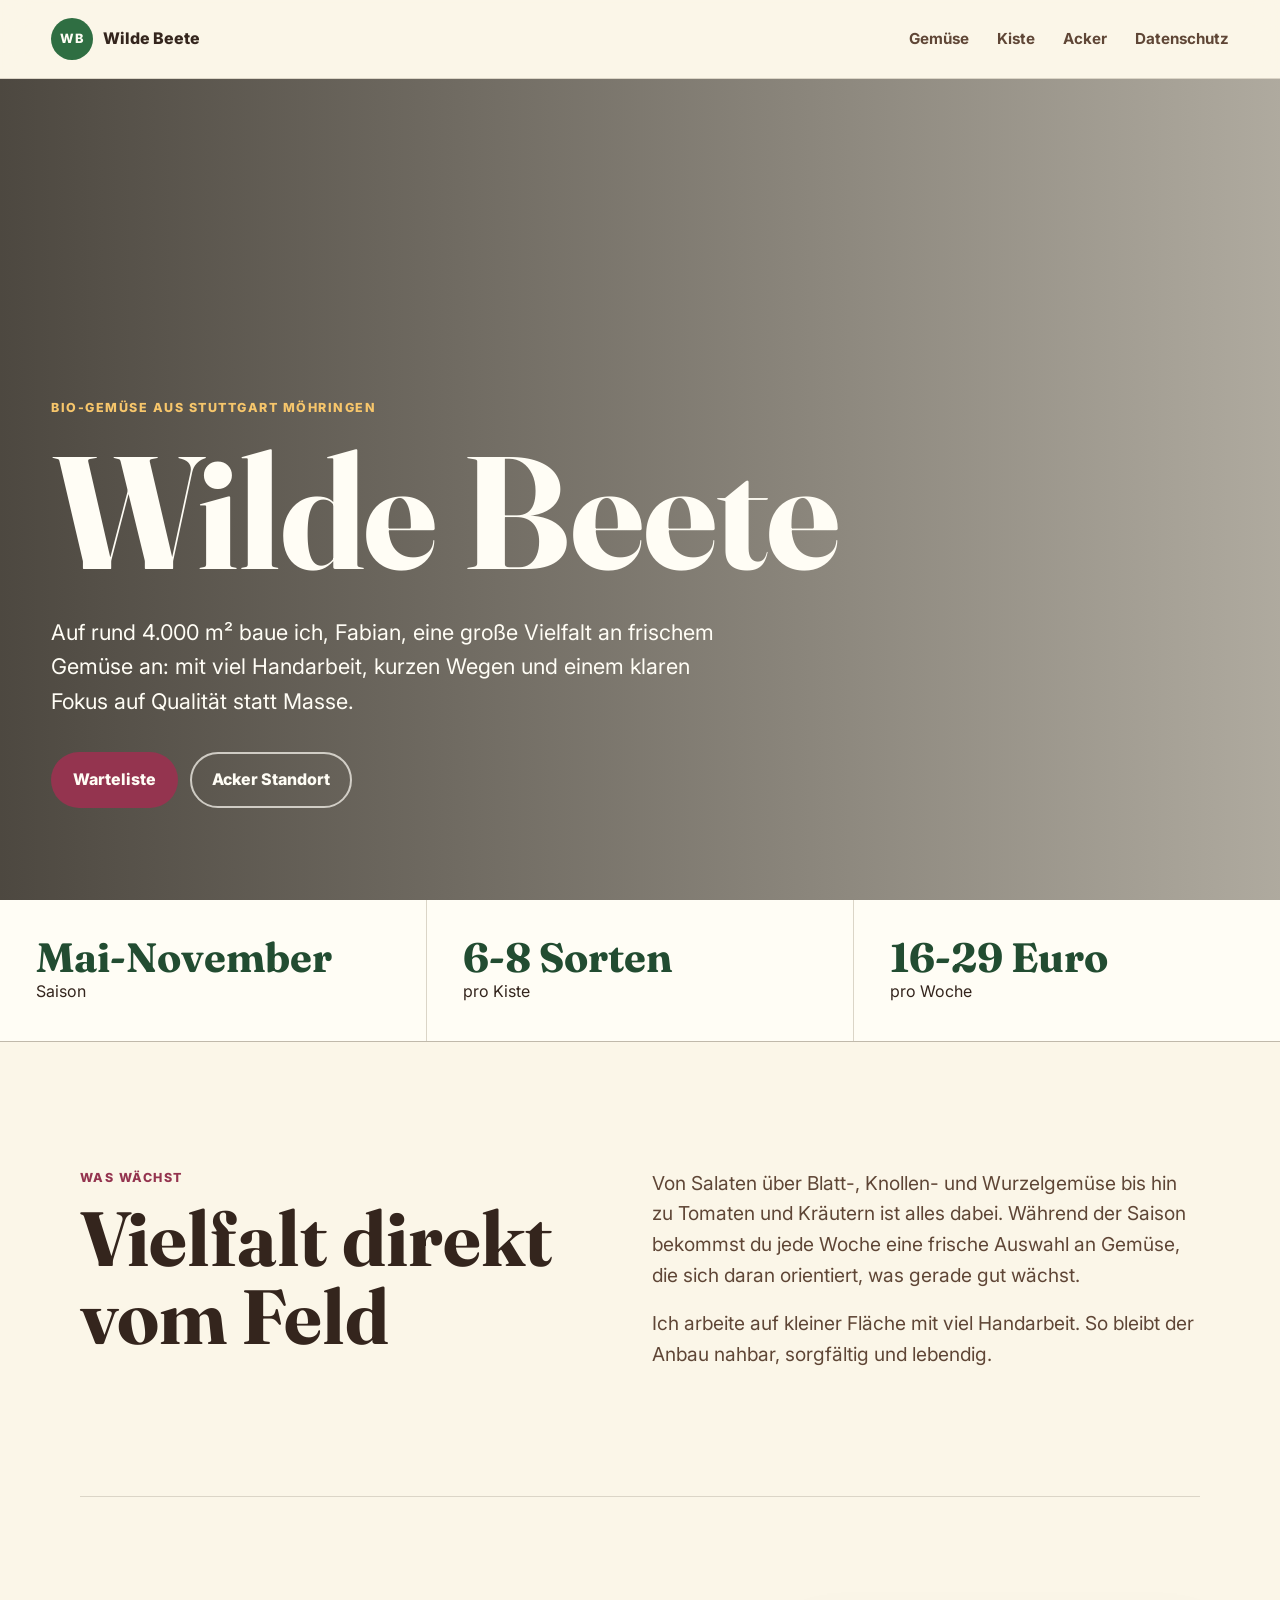
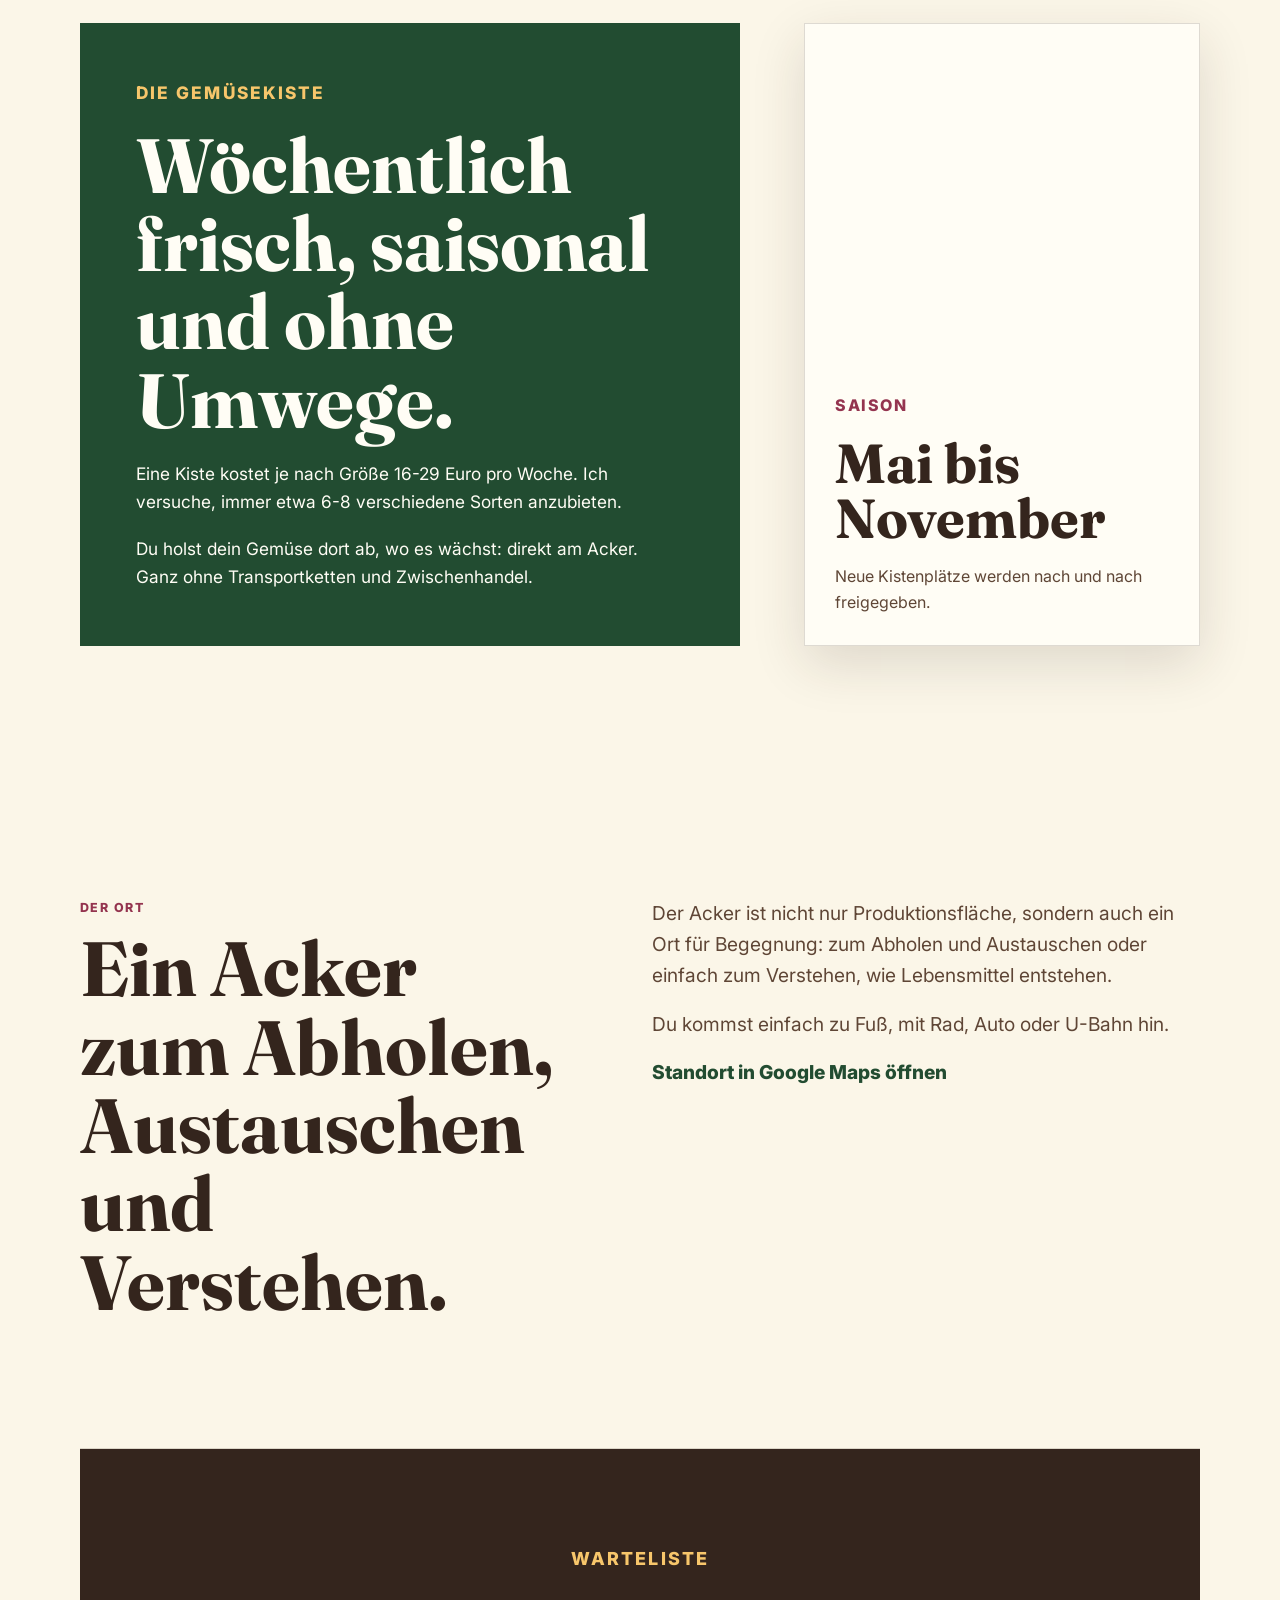
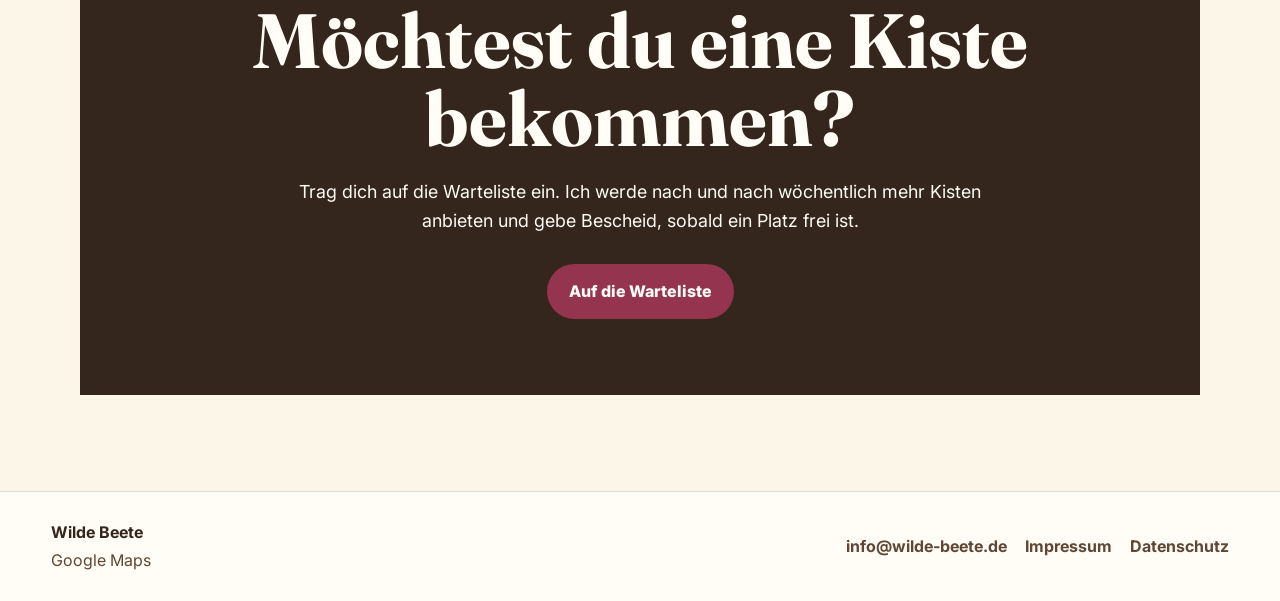
<file: index.html>
<!doctype html>
<html lang="de">
  <head>
    <meta charset="utf-8">
    <meta name="viewport" content="width=device-width, initial-scale=1">
    <title>Wilde Beete | Bio-Gemüse aus Stuttgart Möhringen</title>
    <meta
      name="description"
      content="Wilde Beete ist ein kleiner Bio-Gemüsebaubetrieb in Stuttgart Möhringen. Frische Gemüsekisten von Mai bis November, direkt am Acker abgeholt."
    >
    <link rel="canonical" href="https://wilde-beete.de/">
    <meta property="og:locale" content="de_DE">
    <meta property="og:type" content="website">
    <meta property="og:site_name" content="Wilde Beete">
    <meta property="og:title" content="Wilde Beete | Bio-Gemüse aus Stuttgart Möhringen">
    <meta
      property="og:description"
      content="Frische Bio-Gemüsekisten von Mai bis November, direkt am Acker in Stuttgart Möhringen abgeholt."
    >
    <meta property="og:url" content="https://wilde-beete.de/">
    <meta
      property="og:image"
      content="https://images.unsplash.com/photo-1464226184884-fa280b87c399?auto=format&fit=crop&w=1200&h=630&q=85"
    >
    <meta property="og:image:secure_url" content="https://images.unsplash.com/photo-1464226184884-fa280b87c399?auto=format&fit=crop&w=1200&h=630&q=85">
    <meta property="og:image:type" content="image/jpeg">
    <meta property="og:image:width" content="1200">
    <meta property="og:image:height" content="630">
    <meta property="og:image:alt" content="Frisches Gemüse auf einem Bio-Acker">
    <meta name="twitter:card" content="summary_large_image">
    <meta name="twitter:title" content="Wilde Beete | Bio-Gemüse aus Stuttgart Möhringen">
    <meta
      name="twitter:description"
      content="Frische Bio-Gemüsekisten von Mai bis November, direkt am Acker in Stuttgart Möhringen abgeholt."
    >
    <meta
      name="twitter:image"
      content="https://images.unsplash.com/photo-1464226184884-fa280b87c399?auto=format&fit=crop&w=1200&h=630&q=85"
    >
    <meta name="twitter:image:alt" content="Frisches Gemüse auf einem Bio-Acker">
    <link rel="preconnect" href="https://fonts.googleapis.com">
    <link rel="preconnect" href="https://fonts.gstatic.com" crossorigin>
    <link
      href="https://fonts.googleapis.com/css2?family=Fraunces:opsz,wght@9..144,600;9..144,700&family=Inter:wght@400;500;600;700&display=swap"
      rel="stylesheet"
    >
    <link rel="stylesheet" href="styles.css">
  </head>
  <body>
    <header class="site-header">
      <a class="brand" href="#top" aria-label="Wilde Beete Startseite">
        <span class="brand-mark" aria-hidden="true">WB</span>
        <span>Wilde Beete</span>
      </a>
      <nav class="main-nav" aria-label="Hauptnavigation">
        <a href="#gemuese">Gemüse</a>
        <a href="#kiste">Kiste</a>
        <a href="#acker">Acker</a>
        <a href="datenschutz.html">Datenschutz</a>
      </nav>
    </header>

    <main id="top">
      <section class="hero" aria-labelledby="hero-title">
        <div class="hero-content">
          <p class="eyebrow">Bio-Gemüse aus Stuttgart Möhringen</p>
          <h1 id="hero-title">Wilde Beete</h1>
          <p class="hero-copy">
            Auf rund 4.000 m² baue ich, Fabian, eine große Vielfalt an frischem Gemüse an:
            mit viel Handarbeit, kurzen Wegen und einem klaren Fokus auf Qualität statt Masse.
          </p>
          <div class="hero-actions">
            <a class="button primary" href="https://tally.so/r/q4KNRd" target="_blank" rel="noreferrer">
              Warteliste
            </a>
            <a
              class="button secondary"
              href="https://www.google.com/maps/search/48.738719,+9.149577?entry=tts&g_ep=EgoyMDI2MDQwOC4wIPu8ASoASAFQAw%3D%3D&skid=535f36cf-33d7-446b-a86d-d92c115afafc"
              target="_blank"
              rel="noreferrer"
            >
              Acker Standort
            </a>
          </div>
        </div>
      </section>

      <section class="intro-band" aria-label="Kurzinfo">
        <div>
          <span class="metric">Mai-November</span>
          <span>Saison</span>
        </div>
        <div>
          <span class="metric">6-8 Sorten</span>
          <span>pro Kiste</span>
        </div>
        <div>
          <span class="metric">16-29 Euro</span>
          <span>pro Woche</span>
        </div>
      </section>

      <section id="gemuese" class="content-section two-column">
        <div>
          <p class="eyebrow">Was wächst</p>
          <h2>Vielfalt direkt vom Feld</h2>
        </div>
        <div class="text-stack">
          <p>
            Von Salaten über Blatt-, Knollen- und Wurzelgemüse bis hin zu Tomaten
            und Kräutern ist alles dabei. Während der Saison bekommst du jede Woche
            eine frische Auswahl an Gemüse, die sich daran orientiert, was gerade gut wächst.
          </p>
          <p>
            Ich arbeite auf kleiner Fläche mit viel Handarbeit. So bleibt der Anbau nahbar,
            sorgfältig und lebendig.
          </p>
        </div>
      </section>

      <section id="kiste" class="content-section feature-panel">
        <div class="feature-copy">
          <p class="eyebrow">Die Gemüsekiste</p>
          <h2>Wöchentlich frisch, saisonal und ohne Umwege.</h2>
          <p>
            Eine Kiste kostet je nach Größe 16-29 Euro pro Woche. Ich versuche,
            immer etwa 6-8 verschiedene Sorten anzubieten.
          </p>
          <p>
            Du holst dein Gemüse dort ab, wo es wächst: direkt am Acker.
            Ganz ohne Transportketten und Zwischenhandel.
          </p>
        </div>
        <div class="season-box" aria-label="Saisonübersicht">
          <span class="season-label">Saison</span>
          <strong>Mai bis November</strong>
          <p>Neue Kistenplätze werden nach und nach freigegeben.</p>
        </div>
      </section>

      <section id="acker" class="content-section two-column">
        <div>
          <p class="eyebrow">Der Ort</p>
          <h2>Ein Acker zum Abholen, Austauschen und Verstehen.</h2>
        </div>
        <div class="text-stack">
          <p>
            Der Acker ist nicht nur Produktionsfläche, sondern auch ein Ort für Begegnung:
            zum Abholen und Austauschen oder einfach zum Verstehen, wie Lebensmittel entstehen.
          </p>
          <p>
            Du kommst einfach zu Fuß, mit Rad, Auto oder U-Bahn hin.
          </p>
          <a
            class="text-link"
            href="https://www.google.com/maps/search/48.738719,+9.149577?entry=tts&g_ep=EgoyMDI2MDQwOC4wIPu8ASoASAFQAw%3D%3D&skid=535f36cf-33d7-446b-a86d-d92c115afafc"
            target="_blank"
            rel="noreferrer"
          >
            Standort in Google Maps öffnen
          </a>
        </div>
      </section>

      <section class="cta-section" aria-labelledby="cta-title">
        <p class="eyebrow">Warteliste</p>
        <h2 id="cta-title">Möchtest du eine Kiste bekommen?</h2>
        <p>
          Trag dich auf die Warteliste ein. Ich werde nach und nach wöchentlich mehr
          Kisten anbieten und gebe Bescheid, sobald ein Platz frei ist.
        </p>
        <a class="button primary" href="https://tally.so/r/q4KNRd" target="_blank" rel="noreferrer">
          Auf die Warteliste
        </a>
      </section>
    </main>

    <footer class="site-footer">
      <div>
        <strong>Wilde Beete</strong>
        <a
          href="https://www.google.com/maps/search/48.738719,+9.149577?entry=tts&g_ep=EgoyMDI2MDQwOC4wIPu8ASoASAFQAw%3D%3D&skid=535f36cf-33d7-446b-a86d-d92c115afafc"
          target="_blank"
          rel="noreferrer"
        >
          Google Maps
        </a>
      </div>
      <div class="footer-links">
        <a href="mailto:info@wilde-beete.de">info@wilde-beete.de</a>
        <a href="impressum.html">Impressum</a>
        <a href="datenschutz.html">Datenschutz</a>
      </div>
    </footer>
  </body>
</html>
</file>
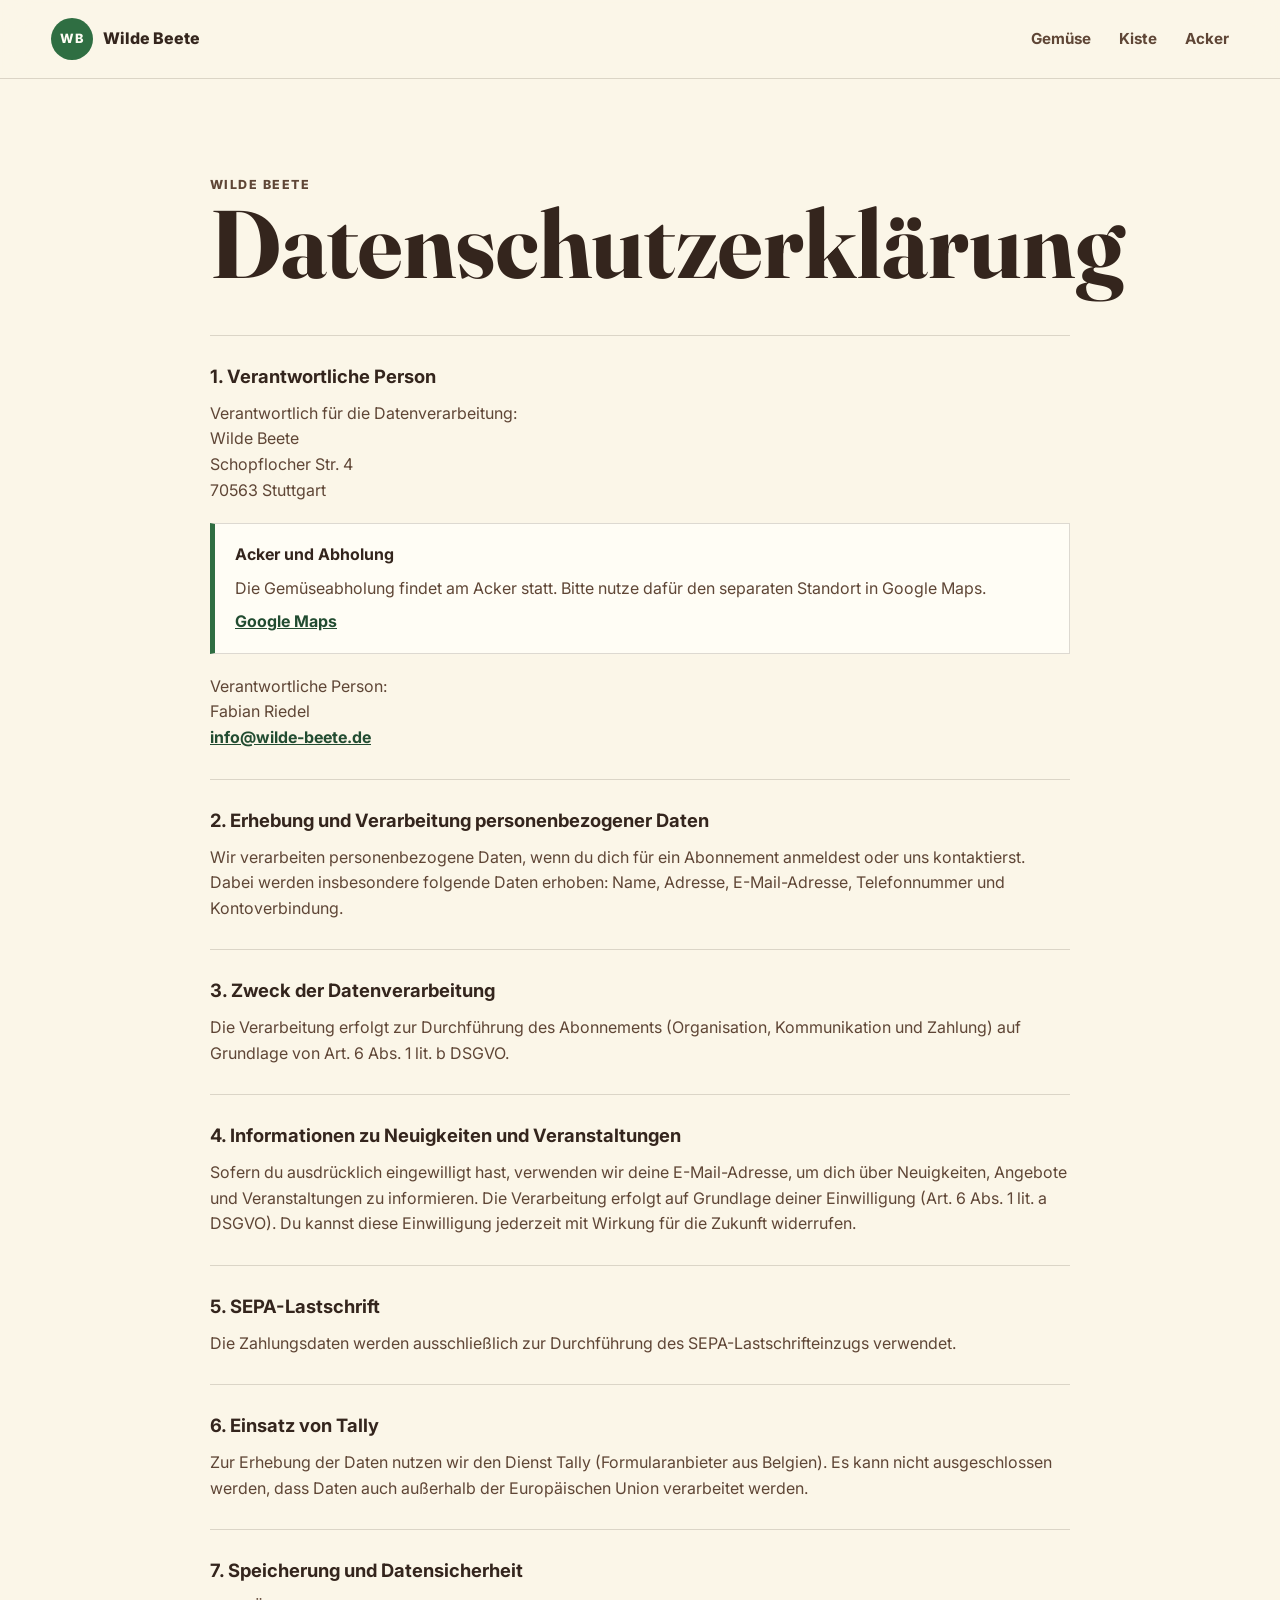
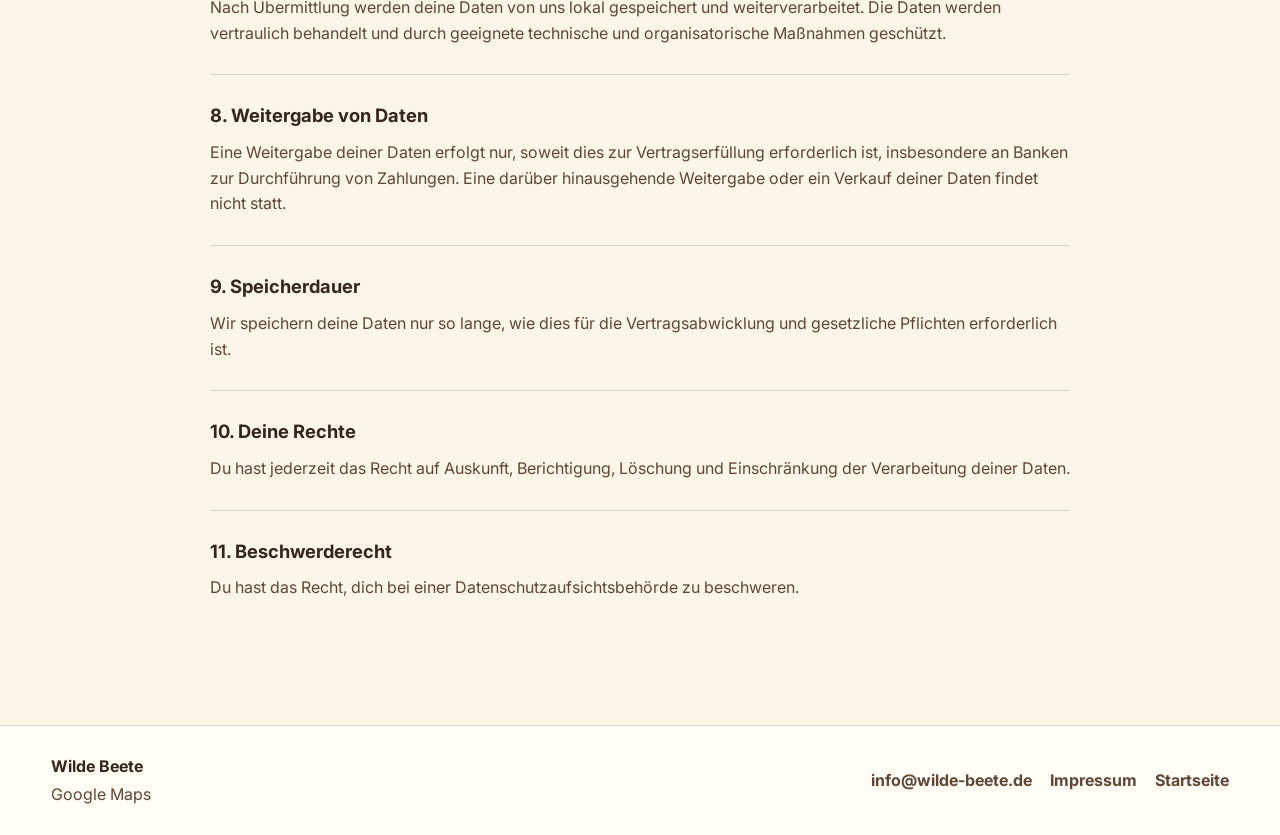
<file: datenschutz.html>
<!doctype html>
<html lang="de">
  <head>
    <meta charset="utf-8">
    <meta name="viewport" content="width=device-width, initial-scale=1">
    <title>Datenschutzerklärung | Wilde Beete</title>
    <meta name="description" content="Datenschutzerklärung von Wilde Beete.">
    <link rel="canonical" href="https://wilde-beete.de/datenschutz.html">
    <meta property="og:locale" content="de_DE">
    <meta property="og:type" content="website">
    <meta property="og:site_name" content="Wilde Beete">
    <meta property="og:title" content="Datenschutzerklärung | Wilde Beete">
    <meta property="og:description" content="Datenschutzerklärung von Wilde Beete.">
    <meta property="og:url" content="https://wilde-beete.de/datenschutz.html">
    <meta
      property="og:image"
      content="https://images.unsplash.com/photo-1464226184884-fa280b87c399?auto=format&fit=crop&w=1200&h=630&q=85"
    >
    <meta property="og:image:secure_url" content="https://images.unsplash.com/photo-1464226184884-fa280b87c399?auto=format&fit=crop&w=1200&h=630&q=85">
    <meta property="og:image:type" content="image/jpeg">
    <meta property="og:image:width" content="1200">
    <meta property="og:image:height" content="630">
    <meta property="og:image:alt" content="Frisches Gemüse auf einem Bio-Acker">
    <meta name="twitter:card" content="summary_large_image">
    <meta name="twitter:title" content="Datenschutzerklärung | Wilde Beete">
    <meta name="twitter:description" content="Datenschutzerklärung von Wilde Beete.">
    <meta
      name="twitter:image"
      content="https://images.unsplash.com/photo-1464226184884-fa280b87c399?auto=format&fit=crop&w=1200&h=630&q=85"
    >
    <meta name="twitter:image:alt" content="Frisches Gemüse auf einem Bio-Acker">
    <link rel="preconnect" href="https://fonts.googleapis.com">
    <link rel="preconnect" href="https://fonts.gstatic.com" crossorigin>
    <link
      href="https://fonts.googleapis.com/css2?family=Fraunces:opsz,wght@9..144,600;9..144,700&family=Inter:wght@400;500;600;700&display=swap"
      rel="stylesheet"
    >
    <link rel="stylesheet" href="styles.css">
  </head>
  <body>
    <header class="site-header">
      <a class="brand" href="index.html" aria-label="Wilde Beete Startseite">
        <span class="brand-mark" aria-hidden="true">WB</span>
        <span>Wilde Beete</span>
      </a>
      <nav class="main-nav" aria-label="Hauptnavigation">
        <a href="index.html#gemuese">Gemüse</a>
        <a href="index.html#kiste">Kiste</a>
        <a href="index.html#acker">Acker</a>
      </nav>
    </header>

    <main>
      <article class="legal-page">
        <p class="eyebrow">Wilde Beete</p>
        <h1>Datenschutzerklärung</h1>

        <section>
          <h2>1. Verantwortliche Person</h2>
          <p>
            Verantwortlich für die Datenverarbeitung:<br>
            Wilde Beete<br>
            Schopflocher Str. 4<br>
            70563 Stuttgart
          </p>
          <div class="legal-callout">
            <strong>Acker und Abholung</strong>
            <p>
              Die Gemüseabholung findet am Acker statt. Bitte nutze dafür den
              separaten Standort in Google Maps.
            </p>
            <a
              href="https://www.google.com/maps/search/48.738719,+9.149577?entry=tts&g_ep=EgoyMDI2MDQwOC4wIPu8ASoASAFQAw%3D%3D&skid=535f36cf-33d7-446b-a86d-d92c115afafc"
              target="_blank"
              rel="noreferrer"
            >
              Google Maps
            </a>
          </div>
          <p>
            Verantwortliche Person:<br>
            Fabian Riedel<br>
            <a href="mailto:info@wilde-beete.de">info@wilde-beete.de</a>
          </p>
        </section>

        <section>
          <h2>2. Erhebung und Verarbeitung personenbezogener Daten</h2>
          <p>
            Wir verarbeiten personenbezogene Daten, wenn du dich für ein Abonnement
            anmeldest oder uns kontaktierst. Dabei werden insbesondere folgende Daten erhoben:
            Name, Adresse, E-Mail-Adresse, Telefonnummer und Kontoverbindung.
          </p>
        </section>

        <section>
          <h2>3. Zweck der Datenverarbeitung</h2>
          <p>
            Die Verarbeitung erfolgt zur Durchführung des Abonnements (Organisation,
            Kommunikation und Zahlung) auf Grundlage von Art. 6 Abs. 1 lit. b DSGVO.
          </p>
        </section>

        <section>
          <h2>4. Informationen zu Neuigkeiten und Veranstaltungen</h2>
          <p>
            Sofern du ausdrücklich eingewilligt hast, verwenden wir deine E-Mail-Adresse,
            um dich über Neuigkeiten, Angebote und Veranstaltungen zu informieren.
            Die Verarbeitung erfolgt auf Grundlage deiner Einwilligung
            (Art. 6 Abs. 1 lit. a DSGVO). Du kannst diese Einwilligung jederzeit
            mit Wirkung für die Zukunft widerrufen.
          </p>
        </section>

        <section>
          <h2>5. SEPA-Lastschrift</h2>
          <p>
            Die Zahlungsdaten werden ausschließlich zur Durchführung des
            SEPA-Lastschrifteinzugs verwendet.
          </p>
        </section>

        <section>
          <h2>6. Einsatz von Tally</h2>
          <p>
            Zur Erhebung der Daten nutzen wir den Dienst Tally (Formularanbieter aus Belgien).
            Es kann nicht ausgeschlossen werden, dass Daten auch außerhalb der Europäischen
            Union verarbeitet werden.
          </p>
        </section>

        <section>
          <h2>7. Speicherung und Datensicherheit</h2>
          <p>
            Nach Übermittlung werden deine Daten von uns lokal gespeichert und weiterverarbeitet.
            Die Daten werden vertraulich behandelt und durch geeignete technische und
            organisatorische Maßnahmen geschützt.
          </p>
        </section>

        <section>
          <h2>8. Weitergabe von Daten</h2>
          <p>
            Eine Weitergabe deiner Daten erfolgt nur, soweit dies zur Vertragserfüllung
            erforderlich ist, insbesondere an Banken zur Durchführung von Zahlungen.
            Eine darüber hinausgehende Weitergabe oder ein Verkauf deiner Daten findet nicht statt.
          </p>
        </section>

        <section>
          <h2>9. Speicherdauer</h2>
          <p>
            Wir speichern deine Daten nur so lange, wie dies für die Vertragsabwicklung
            und gesetzliche Pflichten erforderlich ist.
          </p>
        </section>

        <section>
          <h2>10. Deine Rechte</h2>
          <p>
            Du hast jederzeit das Recht auf Auskunft, Berichtigung, Löschung und
            Einschränkung der Verarbeitung deiner Daten.
          </p>
        </section>

        <section>
          <h2>11. Beschwerderecht</h2>
          <p>
            Du hast das Recht, dich bei einer Datenschutzaufsichtsbehörde zu beschweren.
          </p>
        </section>
      </article>
    </main>

    <footer class="site-footer">
      <div>
        <strong>Wilde Beete</strong>
        <a
          href="https://www.google.com/maps/search/48.738719,+9.149577?entry=tts&g_ep=EgoyMDI2MDQwOC4wIPu8ASoASAFQAw%3D%3D&skid=535f36cf-33d7-446b-a86d-d92c115afafc"
          target="_blank"
          rel="noreferrer"
        >
          Google Maps
        </a>
      </div>
      <div class="footer-links">
        <a href="mailto:info@wilde-beete.de">info@wilde-beete.de</a>
        <a href="impressum.html">Impressum</a>
        <a href="index.html">Startseite</a>
      </div>
    </footer>
  </body>
</html>
</file>
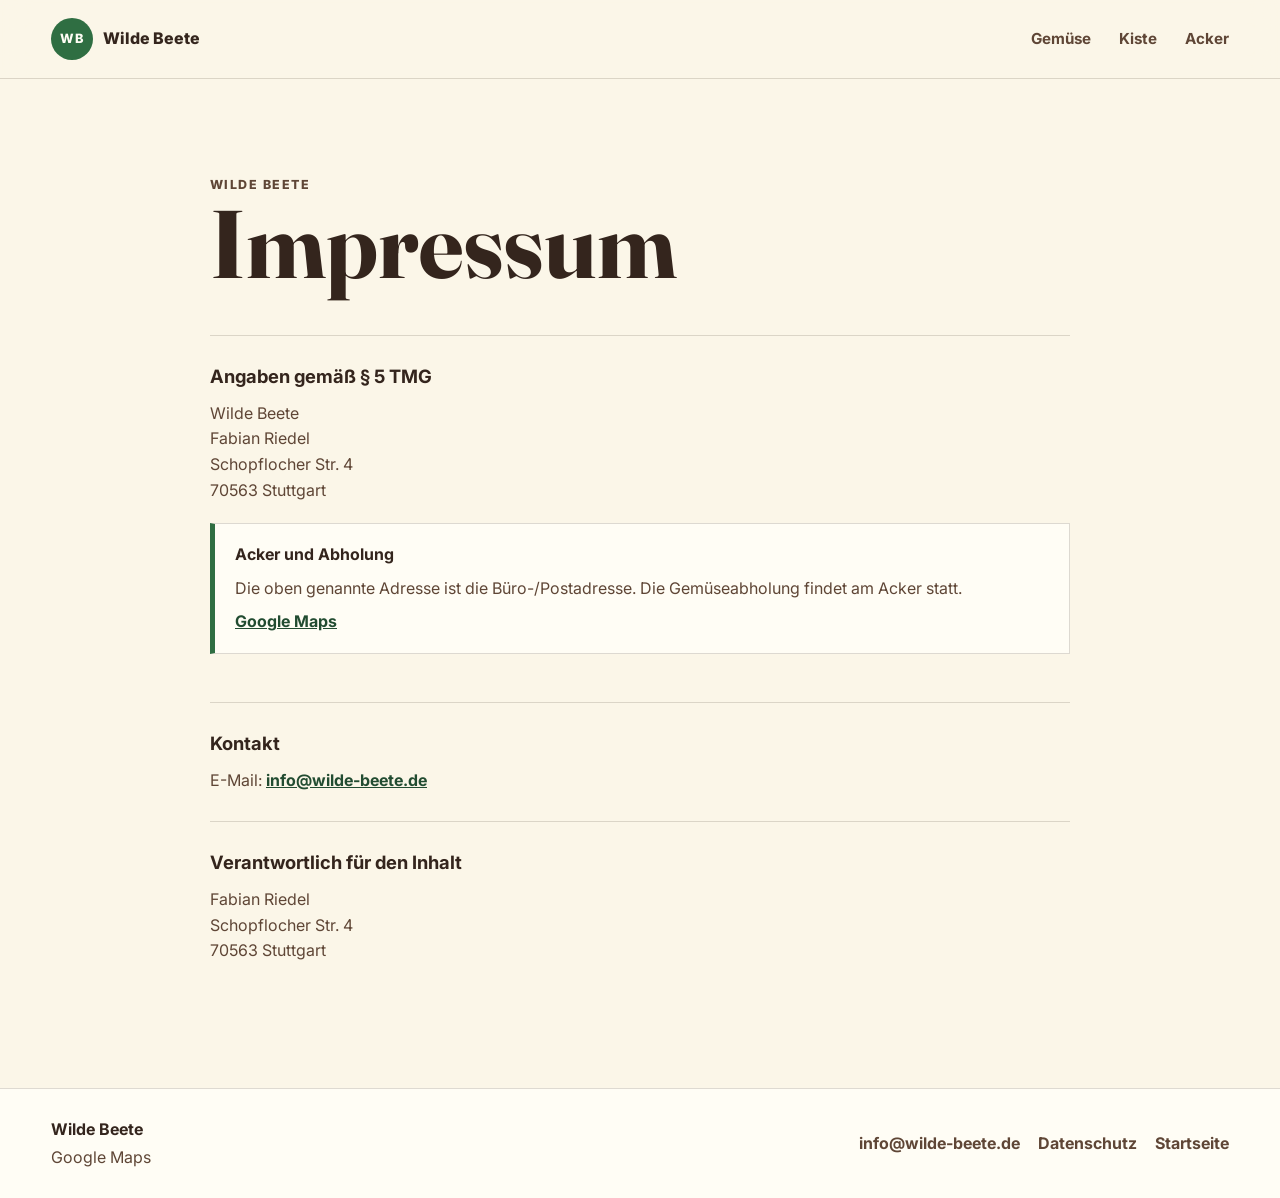
<file: impressum.html>
<!doctype html>
<html lang="de">
  <head>
    <meta charset="utf-8">
    <meta name="viewport" content="width=device-width, initial-scale=1">
    <title>Impressum | Wilde Beete</title>
    <meta name="description" content="Impressum von Wilde Beete.">
    <link rel="canonical" href="https://wilde-beete.de/impressum.html">
    <meta property="og:locale" content="de_DE">
    <meta property="og:type" content="website">
    <meta property="og:site_name" content="Wilde Beete">
    <meta property="og:title" content="Impressum | Wilde Beete">
    <meta property="og:description" content="Impressum von Wilde Beete.">
    <meta property="og:url" content="https://wilde-beete.de/impressum.html">
    <meta
      property="og:image"
      content="https://images.unsplash.com/photo-1464226184884-fa280b87c399?auto=format&fit=crop&w=1200&h=630&q=85"
    >
    <meta property="og:image:secure_url" content="https://images.unsplash.com/photo-1464226184884-fa280b87c399?auto=format&fit=crop&w=1200&h=630&q=85">
    <meta property="og:image:type" content="image/jpeg">
    <meta property="og:image:width" content="1200">
    <meta property="og:image:height" content="630">
    <meta property="og:image:alt" content="Frisches Gemüse auf einem Bio-Acker">
    <meta name="twitter:card" content="summary_large_image">
    <meta name="twitter:title" content="Impressum | Wilde Beete">
    <meta name="twitter:description" content="Impressum von Wilde Beete.">
    <meta
      name="twitter:image"
      content="https://images.unsplash.com/photo-1464226184884-fa280b87c399?auto=format&fit=crop&w=1200&h=630&q=85"
    >
    <meta name="twitter:image:alt" content="Frisches Gemüse auf einem Bio-Acker">
    <link rel="preconnect" href="https://fonts.googleapis.com">
    <link rel="preconnect" href="https://fonts.gstatic.com" crossorigin>
    <link
      href="https://fonts.googleapis.com/css2?family=Fraunces:opsz,wght@9..144,600;9..144,700&family=Inter:wght@400;500;600;700&display=swap"
      rel="stylesheet"
    >
    <link rel="stylesheet" href="styles.css">
  </head>
  <body>
    <header class="site-header">
      <a class="brand" href="index.html" aria-label="Wilde Beete Startseite">
        <span class="brand-mark" aria-hidden="true">WB</span>
        <span>Wilde Beete</span>
      </a>
      <nav class="main-nav" aria-label="Hauptnavigation">
        <a href="index.html#gemuese">Gemüse</a>
        <a href="index.html#kiste">Kiste</a>
        <a href="index.html#acker">Acker</a>
      </nav>
    </header>

    <main>
      <article class="legal-page">
        <p class="eyebrow">Wilde Beete</p>
        <h1>Impressum</h1>

        <section>
          <h2>Angaben gemäß § 5 TMG</h2>
          <p>
            Wilde Beete<br>
            Fabian Riedel<br>
            Schopflocher Str. 4<br>
            70563 Stuttgart
          </p>
          <div class="legal-callout">
            <strong>Acker und Abholung</strong>
            <p>
              Die oben genannte Adresse ist die Büro-/Postadresse. Die Gemüseabholung
              findet am Acker statt.
            </p>
            <a
              href="https://www.google.com/maps/search/48.738719,+9.149577?entry=tts&g_ep=EgoyMDI2MDQwOC4wIPu8ASoASAFQAw%3D%3D&skid=535f36cf-33d7-446b-a86d-d92c115afafc"
              target="_blank"
              rel="noreferrer"
            >
              Google Maps
            </a>
          </div>
        </section>

        <section>
          <h2>Kontakt</h2>
          <p>
            E-Mail:
            <a href="mailto:info@wilde-beete.de">info@wilde-beete.de</a>
          </p>
        </section>

        <section>
          <h2>Verantwortlich für den Inhalt</h2>
          <p>
            Fabian Riedel<br>
            Schopflocher Str. 4<br>
            70563 Stuttgart
          </p>
        </section>
      </article>
    </main>

    <footer class="site-footer">
      <div>
        <strong>Wilde Beete</strong>
        <a
          href="https://www.google.com/maps/search/48.738719,+9.149577?entry=tts&g_ep=EgoyMDI2MDQwOC4wIPu8ASoASAFQAw%3D%3D&skid=535f36cf-33d7-446b-a86d-d92c115afafc"
          target="_blank"
          rel="noreferrer"
        >
          Google Maps
        </a>
      </div>
      <div class="footer-links">
        <a href="mailto:info@wilde-beete.de">info@wilde-beete.de</a>
        <a href="datenschutz.html">Datenschutz</a>
        <a href="index.html">Startseite</a>
      </div>
    </footer>
  </body>
</html>
</file>
<file: styles.css>
:root {
  --soil: #34251d;
  --soil-soft: #5f4636;
  --leaf: #2f6e42;
  --leaf-deep: #224c31;
  --beet: #94344f;
  --cream: #fbf6e8;
  --paper: #fffdf5;
  --line: rgba(52, 37, 29, 0.16);
  --shadow: 0 18px 50px rgba(52, 37, 29, 0.14);
}

* {
  box-sizing: border-box;
}

html {
  scroll-behavior: smooth;
}

body {
  margin: 0;
  background: var(--cream);
  color: var(--soil);
  font-family: Inter, system-ui, -apple-system, BlinkMacSystemFont, "Segoe UI", sans-serif;
  line-height: 1.6;
}

a {
  color: inherit;
}

.site-header {
  position: sticky;
  top: 0;
  z-index: 10;
  display: flex;
  align-items: center;
  justify-content: space-between;
  gap: 24px;
  padding: 18px clamp(18px, 4vw, 56px);
  background: rgba(251, 246, 232, 0.88);
  border-bottom: 1px solid var(--line);
  backdrop-filter: blur(14px);
}

.brand,
.main-nav,
.footer-links,
.hero-actions {
  display: flex;
  align-items: center;
}

.brand {
  gap: 10px;
  color: var(--soil);
  font-weight: 800;
  text-decoration: none;
}

.brand-mark {
  display: grid;
  width: 42px;
  height: 42px;
  place-items: center;
  border-radius: 50%;
  background: var(--leaf);
  color: var(--paper);
  font-size: 0.8rem;
  letter-spacing: 0.04em;
}

.main-nav {
  gap: clamp(12px, 3vw, 28px);
  color: var(--soil-soft);
  font-size: 0.95rem;
  font-weight: 700;
}

.main-nav a,
.footer-links a,
.text-link {
  text-decoration: none;
}

.main-nav a:hover,
.footer-links a:hover,
.site-footer div:first-child a:hover,
.text-link:hover {
  color: var(--beet);
}

.hero {
  min-height: calc(100svh - 79px);
  display: grid;
  align-items: end;
  padding: clamp(72px, 12vw, 150px) clamp(18px, 4vw, 56px) clamp(44px, 8vw, 92px);
  background:
    linear-gradient(90deg, rgba(28, 23, 17, 0.78), rgba(28, 23, 17, 0.34)),
    url("https://images.unsplash.com/photo-1464226184884-fa280b87c399?auto=format&fit=crop&w=1800&q=85")
      center / cover;
  color: var(--paper);
}

.hero-content {
  width: min(820px, 100%);
}

.eyebrow {
  margin: 0 0 12px;
  color: var(--beet);
  font-size: 0.78rem;
  font-weight: 800;
  letter-spacing: 0.12em;
  text-transform: uppercase;
}

.hero .eyebrow {
  color: #f7c66b;
}

h1,
h2 {
  margin: 0;
  font-family: Fraunces, Georgia, serif;
  line-height: 1.02;
}

h1 {
  max-width: 11ch;
  font-size: clamp(4rem, 14vw, 10rem);
}

h2 {
  font-size: clamp(2.25rem, 6vw, 4.8rem);
}

.hero-copy {
  max-width: 700px;
  margin: 22px 0 0;
  font-size: clamp(1.1rem, 2vw, 1.35rem);
}

.hero-actions {
  flex-wrap: wrap;
  gap: 12px;
  margin-top: 34px;
}

.button {
  display: inline-flex;
  min-height: 48px;
  align-items: center;
  justify-content: center;
  padding: 13px 20px;
  border: 2px solid transparent;
  border-radius: 999px;
  font-weight: 800;
  text-decoration: none;
}

.button.primary {
  background: var(--beet);
  color: var(--paper);
}

.button.primary:hover {
  background: #7e2c43;
}

.button.secondary {
  border-color: rgba(255, 253, 245, 0.7);
  color: var(--paper);
}

.button.secondary:hover {
  background: rgba(255, 253, 245, 0.12);
}

.intro-band {
  display: grid;
  grid-template-columns: repeat(3, 1fr);
  gap: 1px;
  background: var(--line);
  border-bottom: 1px solid var(--line);
}

.intro-band div {
  padding: clamp(20px, 4vw, 36px);
  background: var(--paper);
}

.metric {
  display: block;
  color: var(--leaf-deep);
  font-family: Fraunces, Georgia, serif;
  font-size: clamp(1.55rem, 3.2vw, 2.8rem);
  font-weight: 700;
  line-height: 1.05;
}

.content-section,
.cta-section,
.legal-page {
  width: min(1120px, calc(100% - 36px));
  margin: 0 auto;
}

.content-section {
  padding: clamp(64px, 10vw, 126px) 0;
}

.two-column {
  display: grid;
  grid-template-columns: minmax(0, 0.95fr) minmax(0, 1.05fr);
  gap: clamp(28px, 6vw, 86px);
  align-items: start;
  border-bottom: 1px solid var(--line);
}

.text-stack {
  display: grid;
  gap: 18px;
  color: var(--soil-soft);
  font-size: clamp(1.05rem, 1.8vw, 1.2rem);
}

.text-stack p,
.feature-copy p,
.cta-section p,
.legal-page p {
  margin: 0;
}

.text-link {
  width: fit-content;
  color: var(--leaf-deep);
  font-weight: 800;
}

.feature-panel {
  display: grid;
  grid-template-columns: minmax(0, 1.25fr) minmax(340px, 0.75fr);
  gap: clamp(24px, 5vw, 72px);
  align-items: stretch;
}

.feature-copy {
  display: grid;
  align-content: center;
  gap: 20px;
  padding: clamp(30px, 5vw, 56px);
  background: var(--leaf-deep);
  color: var(--paper);
}

.feature-copy .eyebrow {
  color: #f7c66b;
}

.feature-copy p {
  max-width: 680px;
  font-size: 1.08rem;
}

.season-box {
  display: grid;
  align-content: end;
  gap: 18px;
  padding: clamp(20px, 3vw, 30px);
  background: var(--paper);
  border: 1px solid var(--line);
  box-shadow: var(--shadow);
}

.season-label {
  color: var(--beet);
  font-weight: 800;
  text-transform: uppercase;
  letter-spacing: 0.1em;
}

.season-box strong {
  font-family: Fraunces, Georgia, serif;
  font-size: clamp(2.4rem, 4.3vw, 4.1rem);
  line-height: 1;
  overflow-wrap: normal;
  text-wrap: balance;
}

.season-box p {
  margin: 0;
  color: var(--soil-soft);
}

.cta-section {
  margin-bottom: clamp(56px, 8vw, 96px);
  padding: clamp(42px, 7vw, 76px);
  background: var(--soil);
  color: var(--paper);
  text-align: center;
}

.cta-section .eyebrow {
  color: #f7c66b;
}

.cta-section p {
  max-width: 720px;
  margin: 20px auto 28px;
  font-size: 1.12rem;
}

.legal-page {
  max-width: 860px;
  padding: clamp(52px, 8vw, 96px) 0;
}

.legal-page h1 {
  max-width: none;
  margin-bottom: 42px;
  font-size: clamp(3rem, 8vw, 6rem);
}

.legal-page section {
  padding: 28px 0;
  border-top: 1px solid var(--line);
}

.legal-page h2 {
  margin-bottom: 12px;
  font-family: Inter, system-ui, sans-serif;
  font-size: 1.15rem;
  line-height: 1.35;
}

.legal-page p {
  color: var(--soil-soft);
}

.legal-page a {
  color: var(--leaf-deep);
  font-weight: 700;
}

.legal-callout {
  display: grid;
  gap: 8px;
  margin: 20px 0;
  padding: 18px 20px;
  background: var(--paper);
  border: 1px solid var(--line);
  border-left: 5px solid var(--leaf);
}

.legal-callout strong {
  color: var(--soil);
}

.legal-callout p {
  margin: 0;
}

.legal-callout a {
  width: fit-content;
}

.site-footer {
  display: flex;
  align-items: center;
  justify-content: space-between;
  gap: 24px;
  padding: 28px clamp(18px, 4vw, 56px);
  background: var(--paper);
  border-top: 1px solid var(--line);
  color: var(--soil-soft);
}

.site-footer div:first-child {
  display: grid;
  gap: 2px;
}

.site-footer div:first-child a {
  color: inherit;
  text-decoration: none;
}

.site-footer strong {
  color: var(--soil);
}

.footer-links {
  gap: 18px;
  font-weight: 700;
}

@media (max-width: 760px) {
  .site-header,
  .site-footer {
    align-items: flex-start;
    flex-direction: column;
  }

  .main-nav {
    width: 100%;
    overflow-x: auto;
    padding-bottom: 4px;
  }

  .hero {
    min-height: 760px;
  }

  .intro-band,
  .two-column,
  .feature-panel {
    grid-template-columns: 1fr;
  }

  .intro-band {
    gap: 0;
  }

  .intro-band div {
    border-bottom: 1px solid var(--line);
  }

  .cta-section {
    width: 100%;
    margin-bottom: 0;
  }
}
</file>
